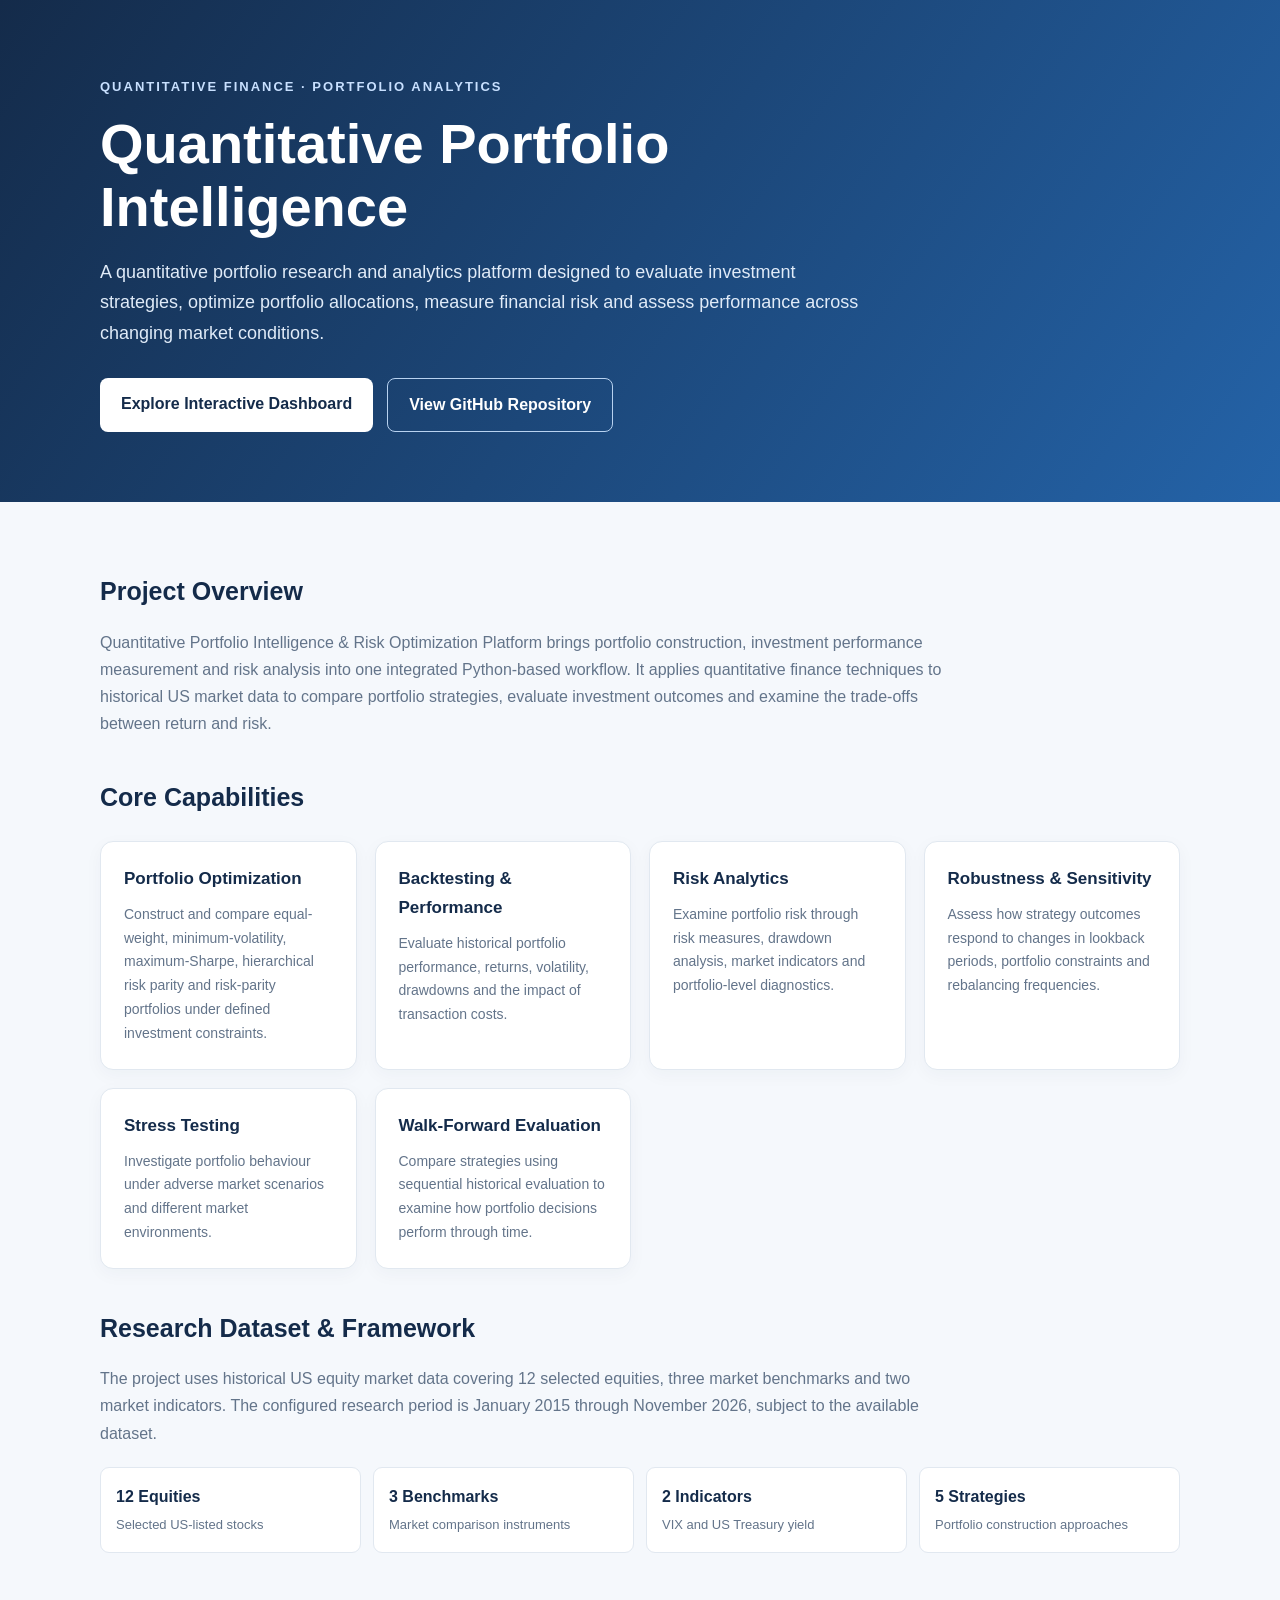
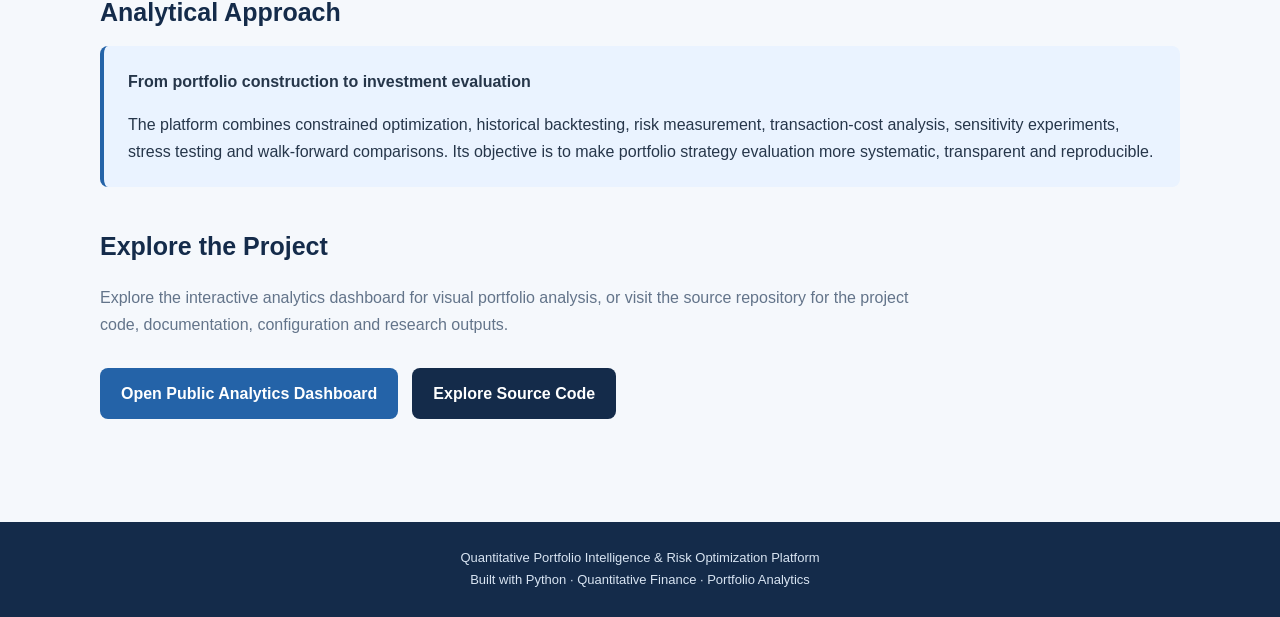
<file: reports/enhanced/quantitative-portfolio-intelligence/index.html>
<!DOCTYPE html>
<html lang="en">
<head>
    <meta charset="UTF-8">
    <meta name="viewport" content="width=device-width, initial-scale=1.0">
    <meta name="description" content="Quantitative Portfolio Intelligence is a quantitative finance platform for portfolio optimization, investment performance analysis, risk measurement, backtesting and portfolio robustness evaluation.">
    <title>Quantitative Portfolio Intelligence | QPI Platform</title>
    <style>
        :root {
            --navy: #142b4a;
            --blue: #2463a8;
            --light-blue: #eaf3ff;
            --text: #26364a;
            --muted: #63748a;
            --background: #f5f8fc;
            --white: #ffffff;
            --border: #e1e8f0;
        }

        * { box-sizing: border-box; }

        body {
            margin: 0;
            font-family: Inter, "Segoe UI", Arial, sans-serif;
            background: var(--background);
            color: var(--text);
            line-height: 1.7;
        }

        header {
            background: linear-gradient(125deg, #142b4a, #2463a8);
            color: white;
            padding: 76px 24px 70px;
        }

        .container {
            width: min(1080px, 92%);
            margin: auto;
        }

        .eyebrow {
            color: #c8e0ff;
            font-size: 13px;
            font-weight: 700;
            letter-spacing: 2px;
            text-transform: uppercase;
        }

        h1 {
            max-width: 820px;
            margin: 15px 0;
            font-size: clamp(34px, 6vw, 56px);
            line-height: 1.12;
        }

        header p {
            max-width: 760px;
            color: #e0ebf8;
            font-size: 18px;
        }

        .actions {
            display: flex;
            flex-wrap: wrap;
            gap: 14px;
            margin-top: 30px;
        }

        .button {
            display: inline-block;
            padding: 12px 21px;
            border-radius: 8px;
            background: white;
            color: var(--navy);
            text-decoration: none;
            font-weight: 700;
        }

        .button.secondary {
            background: transparent;
            color: white;
            border: 1px solid #b8d2f0;
        }

        main { padding: 48px 0 65px; }

        section { margin-bottom: 38px; }

        h2 {
            color: var(--navy);
            font-size: 25px;
            margin-bottom: 12px;
        }

        .intro {
            max-width: 850px;
            color: var(--muted);
            font-size: 16px;
        }

        .grid {
            display: grid;
            grid-template-columns: repeat(auto-fit, minmax(235px, 1fr));
            gap: 18px;
            margin-top: 23px;
        }

        .card {
            background: var(--white);
            border: 1px solid var(--border);
            border-radius: 13px;
            padding: 23px;
            box-shadow: 0 5px 18px rgba(28, 52, 82, 0.04);
        }

        .card h3 {
            color: var(--navy);
            margin: 0 0 9px;
            font-size: 17px;
        }

        .card p {
            margin: 0;
            color: var(--muted);
            font-size: 14px;
        }

        .highlight {
            background: var(--light-blue);
            border-left: 4px solid var(--blue);
            border-radius: 8px;
            padding: 22px 24px;
        }

        .highlight p { margin-bottom: 0; }

        .details {
            display: grid;
            grid-template-columns: repeat(auto-fit, minmax(180px, 1fr));
            gap: 12px;
            margin-top: 20px;
        }

        .detail {
            background: white;
            border: 1px solid var(--border);
            border-radius: 9px;
            padding: 15px;
        }

        .detail strong {
            display: block;
            color: var(--navy);
        }

        .detail span {
            color: var(--muted);
            font-size: 13px;
        }

        footer {
            background: #142b4a;
            color: #d8e4f2;
            text-align: center;
            padding: 25px;
            font-size: 13px;
        }

        footer a { color: white; }

        @media (max-width: 600px) {
            header { padding: 55px 20px; }
            .actions { flex-direction: column; align-items: flex-start; }
        }
    </style>
</head>
<body>

<header>
    <div class="container">
        <div class="eyebrow">Quantitative Finance · Portfolio Analytics</div>
        <h1>Quantitative Portfolio Intelligence</h1>
        <p>
            A quantitative portfolio research and analytics platform designed
            to evaluate investment strategies, optimize portfolio allocations,
            measure financial risk and assess performance across changing
            market conditions.
        </p>
        <div class="actions">
            <a class="button" href="../">Explore Interactive Dashboard</a>
            <a class="button secondary"
               href="https://github.com/nasaamit005/quantitative-portfolio-intelligence-risk-optimization">
                View GitHub Repository
            </a>
        </div>
    </div>
</header>

<main class="container">
    <section>
        <h2>Project Overview</h2>
        <p class="intro">
            Quantitative Portfolio Intelligence &amp; Risk Optimization Platform
            brings portfolio construction, investment performance measurement
            and risk analysis into one integrated Python-based workflow.
            It applies quantitative finance techniques to historical US market
            data to compare portfolio strategies, evaluate investment outcomes
            and examine the trade-offs between return and risk.
        </p>
    </section>

    <section>
        <h2>Core Capabilities</h2>
        <div class="grid">
            <article class="card">
                <h3>Portfolio Optimization</h3>
                <p>
                    Construct and compare equal-weight, minimum-volatility,
                    maximum-Sharpe, hierarchical risk parity and risk-parity
                    portfolios under defined investment constraints.
                </p>
            </article>

            <article class="card">
                <h3>Backtesting &amp; Performance</h3>
                <p>
                    Evaluate historical portfolio performance, returns,
                    volatility, drawdowns and the impact of transaction costs.
                </p>
            </article>

            <article class="card">
                <h3>Risk Analytics</h3>
                <p>
                    Examine portfolio risk through risk measures, drawdown
                    analysis, market indicators and portfolio-level diagnostics.
                </p>
            </article>

            <article class="card">
                <h3>Robustness &amp; Sensitivity</h3>
                <p>
                    Assess how strategy outcomes respond to changes in
                    lookback periods, portfolio constraints and rebalancing
                    frequencies.
                </p>
            </article>

            <article class="card">
                <h3>Stress Testing</h3>
                <p>
                    Investigate portfolio behaviour under adverse market
                    scenarios and different market environments.
                </p>
            </article>

            <article class="card">
                <h3>Walk-Forward Evaluation</h3>
                <p>
                    Compare strategies using sequential historical evaluation
                    to examine how portfolio decisions perform through time.
                </p>
            </article>
        </div>
    </section>

    <section>
        <h2>Research Dataset &amp; Framework</h2>
        <p class="intro">
            The project uses historical US equity market data covering
            12 selected equities, three market benchmarks and two market
            indicators. The configured research period is January 2015
            through November 2026, subject to the available dataset.
        </p>

        <div class="details">
            <div class="detail">
                <strong>12 Equities</strong>
                <span>Selected US-listed stocks</span>
            </div>
            <div class="detail">
                <strong>3 Benchmarks</strong>
                <span>Market comparison instruments</span>
            </div>
            <div class="detail">
                <strong>2 Indicators</strong>
                <span>VIX and US Treasury yield</span>
            </div>
            <div class="detail">
                <strong>5 Strategies</strong>
                <span>Portfolio construction approaches</span>
            </div>
        </div>
    </section>

    <section>
        <h2>Analytical Approach</h2>
        <div class="highlight">
            <strong>From portfolio construction to investment evaluation</strong>
            <p>
                The platform combines constrained optimization, historical
                backtesting, risk measurement, transaction-cost analysis,
                sensitivity experiments, stress testing and walk-forward
                comparisons. Its objective is to make portfolio strategy
                evaluation more systematic, transparent and reproducible.
            </p>
        </div>
    </section>

    <section>
        <h2>Explore the Project</h2>
        <p class="intro">
            Explore the interactive analytics dashboard for visual
            portfolio analysis, or visit the source repository for the
            project code, documentation, configuration and research outputs.
        </p>
        <div class="actions">
            <a class="button" style="background:#2463a8;color:white"
               href="../">Open Public Analytics Dashboard</a>
            <a class="button" style="background:#142b4a;color:white"
               href="https://github.com/nasaamit005/quantitative-portfolio-intelligence-risk-optimization">
                Explore Source Code
            </a>
        </div>
    </section>
</main>

<footer>
    Quantitative Portfolio Intelligence &amp; Risk Optimization Platform
    <br>
    Built with Python · Quantitative Finance · Portfolio Analytics
</footer>

</body>
</html>
</file>
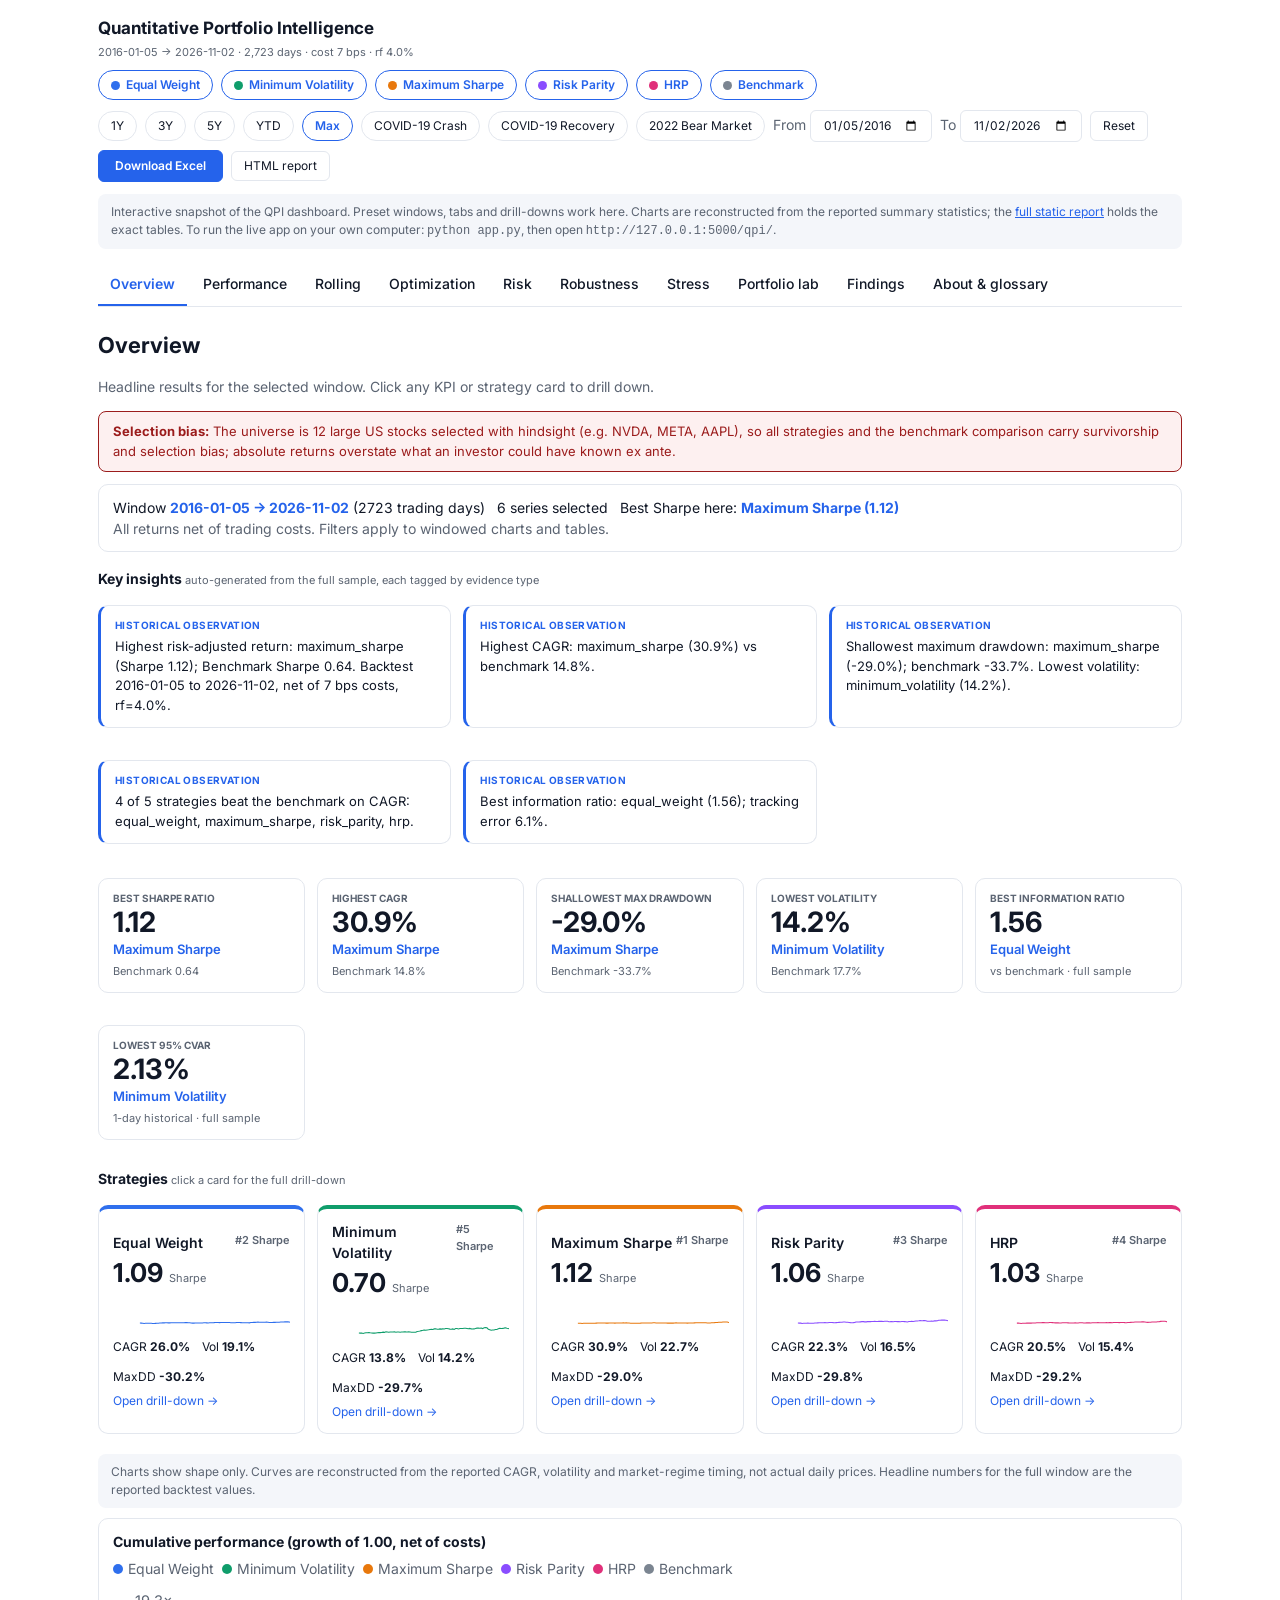
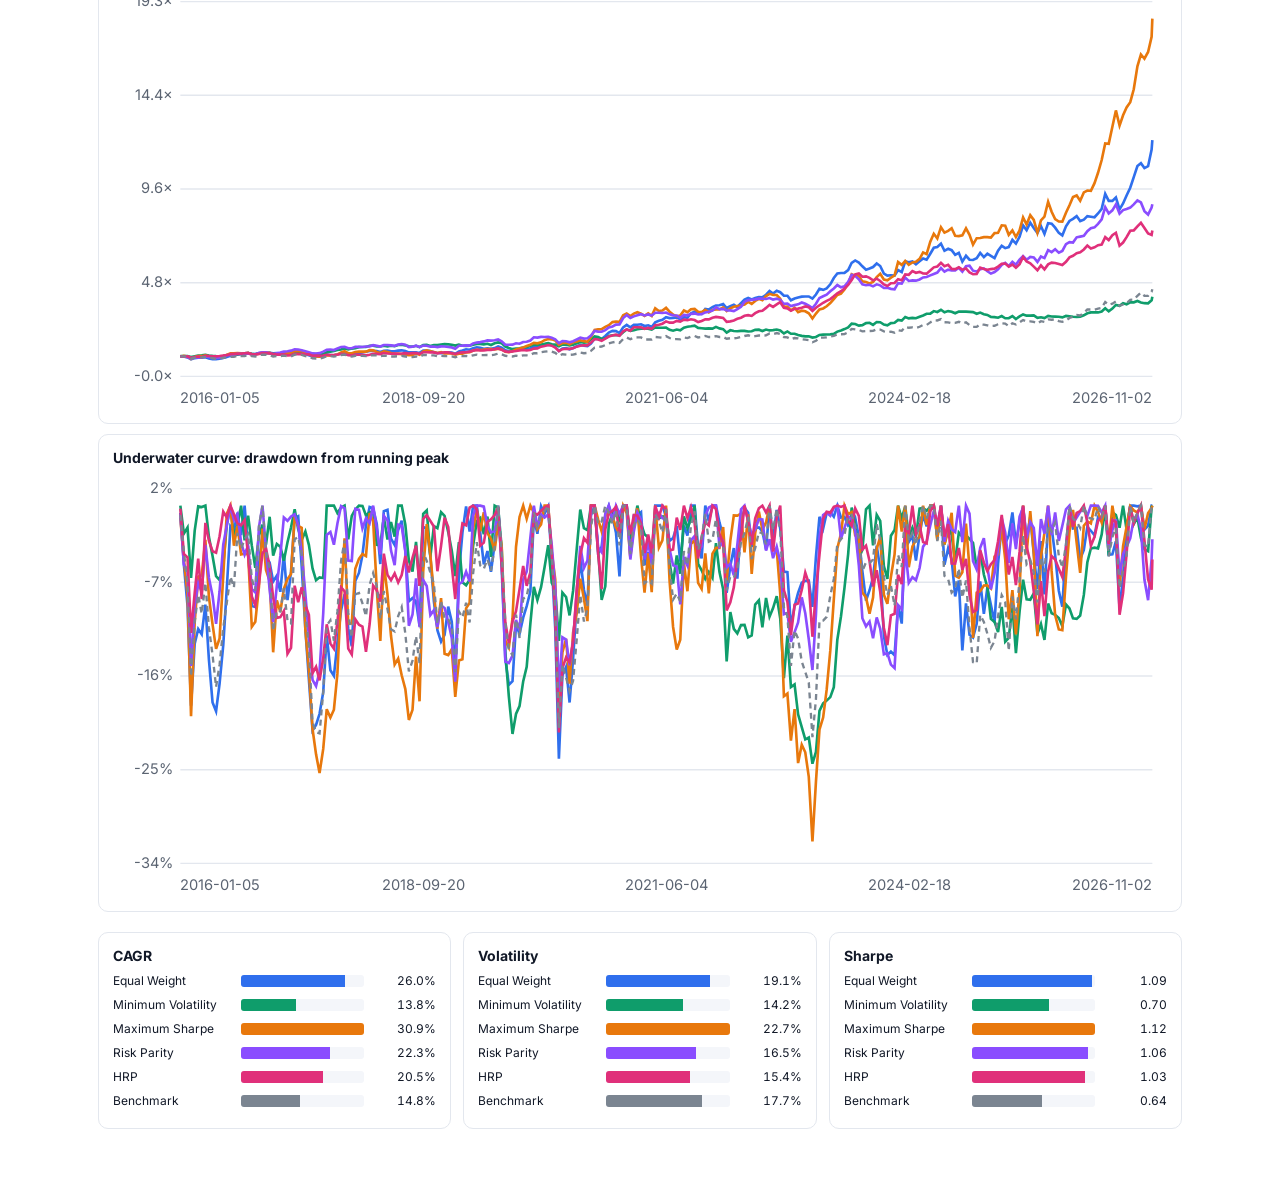
<file: reports/enhanced/dashboard.html>
<!DOCTYPE html>
<html lang="en"><head>
<meta charset="utf-8">
<meta name="viewport" content="width=device-width, initial-scale=1, viewport-fit=cover">
<title>Quantitative Portfolio Intelligence | Interactive Analytics</title>
<link href="https://fonts.googleapis.com/css2?family=Inter:wght@400;500;600;700&display=swap" rel="stylesheet">
<style>
:root{box-sizing:border-box;padding-top:env(safe-area-inset-top,0px);padding-bottom:env(safe-area-inset-bottom,0px);
--bg:#fff;--card:#fff;--ink:#111827;--mut:#5b6472;--line:#e3e7ee;--acc:#2563eb;--soft:#f4f6fa;--warn:#9b1c1c;--warnbg:#fdf0f0}
@media (prefers-color-scheme:dark){:root:not([data-theme="light"]){--bg:#0f141b;--card:#161d27;--ink:#e8edf3;--mut:#9aa6b4;--line:#2a3441;--acc:#6b9bff;--soft:#1b2430;--warn:#f1a4a4;--warnbg:#2b1818}}
:root[data-theme="dark"]{--bg:#0f141b;--card:#161d27;--ink:#e8edf3;--mut:#9aa6b4;--line:#2a3441;--acc:#6b9bff;--soft:#1b2430;--warn:#f1a4a4;--warnbg:#2b1818}
*,*::before,*::after{box-sizing:inherit}
html{scroll-padding-top:env(safe-area-inset-top,0px)}
body{margin:0;background:var(--bg);color:var(--ink);font:14px/1.5 Inter,system-ui,sans-serif}
.w{max-width:1120px;margin:0 auto;padding:16px 18px 56px}
h1{font-size:17px;margin:0}h2{font-size:22px;margin:22px 0 4px}h3{font-size:14px;margin:0 0 6px}
.sub{font-size:11px;color:var(--mut);margin-top:2px}.m{color:var(--mut)}
.bar{display:flex;flex-wrap:wrap;gap:8px;align-items:center;margin-top:10px}
.pill,.btn,select,input[type=date]{font:inherit;font-size:12px;border:1px solid var(--line);background:var(--card);color:var(--ink);border-radius:999px;padding:5px 12px;cursor:pointer}
input[type=date]{border-radius:6px;cursor:text}
.pill.on{border-color:var(--acc);color:var(--acc);font-weight:600}
.pill i{display:inline-block;width:9px;height:9px;border-radius:50%;margin-right:6px;vertical-align:-1px}
.pill.off{opacity:.45}
.btn{border-radius:6px}.btn[disabled]{opacity:.5;cursor:not-allowed}
.tabs{display:flex;gap:4px;overflow-x:auto;border-bottom:1px solid var(--line);margin-top:14px}
.tabs a{padding:10px 12px;color:var(--ink);text-decoration:none;font-weight:500;white-space:nowrap;border-bottom:2px solid transparent}
.tabs a.on{color:var(--acc);border-color:var(--acc);font-weight:600}
a:focus-visible,button:focus-visible,summary:focus-visible{outline:2px solid var(--acc);outline-offset:2px}
.warn{background:var(--warnbg);color:var(--warn);border:1px solid var(--warn);border-radius:8px;padding:10px 14px;margin:12px 0;font-size:13px}
.note{background:var(--soft);border-radius:8px;padding:9px 13px;font-size:12px;color:var(--mut);margin:10px 0}
.box{border:1px solid var(--line);border-radius:10px;padding:12px 14px;background:var(--card);margin:10px 0}
.g{display:grid;gap:12px;grid-template-columns:repeat(auto-fit,minmax(200px,1fr))}
.g3{grid-template-columns:repeat(auto-fit,minmax(300px,1fr))}
.ins{border-left:3px solid var(--acc);font-size:13px}.ins small{display:block;color:var(--acc);font-weight:700;font-size:10px;letter-spacing:.04em;margin-bottom:4px}
.k{cursor:pointer;text-align:left;font:inherit;color:inherit;width:100%}
.k small{display:block;font-size:10px;font-weight:700;color:var(--mut);text-transform:uppercase}
.k b{font-size:28px;display:block;line-height:1.2}.k span{color:var(--acc);font-weight:600;font-size:13px;display:block}
.sc{border-top:4px solid var(--c);cursor:pointer;text-align:left;font:inherit;color:inherit;width:100%}
.sc .r{display:flex;justify-content:space-between;font-weight:600}.sc .r em{font-style:normal;font-size:11px;color:var(--mut)}
.sc .big{font-size:26px;font-weight:700}.sc .st{font-size:12px;display:flex;gap:12px;flex-wrap:wrap}
.ch{overflow-x:auto}svg{display:block;width:100%;height:auto;min-width:420px}
svg text{fill:var(--mut);font-size:10px;font-family:Inter,sans-serif}
.rw{display:grid;grid-template-columns:120px 1fr 64px;gap:8px;align-items:center;margin:6px 0;font-size:12px}
.tr{height:12px;background:var(--soft);border-radius:3px;overflow:hidden}.tr i{display:block;height:100%}
.rw span:last-child{text-align:right;font-variant-numeric:tabular-nums}
.sc2{overflow-x:auto;border:1px solid var(--line);border-radius:10px}
table{border-collapse:collapse;width:100%;font-size:12px;font-variant-numeric:tabular-nums;min-width:900px}
th,td{padding:8px 10px;text-align:right;border-bottom:1px solid var(--line);white-space:nowrap}
th:first-child,td:first-child{text-align:left;position:sticky;left:0;background:var(--card)}
th{color:var(--mut);font-weight:600;background:var(--soft);cursor:pointer}
dialog{border:1px solid var(--line);border-radius:12px;background:var(--card);color:var(--ink);max-width:520px;width:92%;padding:18px}
dialog::backdrop{background:rgba(0,0,0,.45)}
details{border-bottom:1px solid var(--line);padding:9px 0}summary{cursor:pointer;font-weight:600}
input[type=range]{width:100%}
.tip{border-bottom:1px dotted var(--mut)}
a.btn{text-decoration:none;display:inline-block;color:var(--ink)}
.btn.primary{background:var(--acc);color:#fff;border-color:var(--acc);font-weight:600;padding:6px 16px}
.rn{display:flex;flex-wrap:wrap;gap:8px 20px;align-items:center}
.local{border:1px solid var(--acc);border-radius:10px;padding:12px 14px;margin:12px 0;background:var(--soft)}
.local a.go{display:inline-block;background:var(--acc);color:#fff;text-decoration:none;font-weight:600;padding:7px 14px;border-radius:6px;margin:6px 0}
.local code,.local pre{font-family:ui-monospace,Menlo,Consolas,monospace;font-size:12px}
.local pre{background:var(--card);border:1px solid var(--line);border-radius:8px;padding:10px;overflow-x:auto;margin:6px 0}
.local ul{margin:6px 0 0;padding-left:18px}.local summary{font-weight:600;cursor:pointer}
</style></head>
<body><div class="w">
<h1>Quantitative Portfolio Intelligence</h1>
<div class="sub">2016-01-05 → 2026-11-02 · 2,723 days · cost 7 bps · rf 4.0%</div>
<div class="bar" id="sel"></div>
<div class="bar" id="rng"></div>
<div class="note" style="margin:12px 0">Interactive snapshot of the QPI dashboard. Preset windows, tabs and drill-downs work here. Charts are reconstructed from the reported summary statistics; the <a href="index.html" style="color:var(--acc)">full static report</a> holds the exact tables. To run the live app on your own computer: <code>python app.py</code>, then open <code>http://127.0.0.1:5000/qpi/</code>.</div>
<nav class="tabs" id="tabs" aria-label="Dashboard tabs"></nav>
<main id="view"></main>
<dialog id="dlg"></dialog>
</div>
<script>
const N=2723,T0=Date.UTC(2016,0,5),T1=Date.UTC(2026,10,2),RF=.04;
const pc=(v,d=2)=>v.toFixed(d)+"%",f3=v=>v.toFixed(3),f2=v=>v.toFixed(2);
// key,name,colour, tr,cagr,vol,sharpe,sortino,dd,calmar,skew,kurt,best,worst,winrate,days,beta,alpha,corr,te,ir,act,up,down
const R=[
["ew","Equal Weight","#2f6fed",1114.18,25.99,19.13,1.095,1.563,-30.21,.861,-.286,9.329,9.26,-10.48,57.51,1.026,9.27,.898,6.12,1.563,11.18,1.082,.981,.9],
["mv","Minimum Volatility","#0f9d6b",306.34,13.85,14.19,.704,.987,-29.69,.467,-.328,11.764,6.97,-7.43,55.75,.609,3.06,.574,11.56,-.121,-.96,.566,.504,.75],
["ms","Maximum Sharpe","#e8780c",1739.95,30.93,22.73,1.124,1.651,-28.96,1.068,.109,7.84,13.91,-8.83,56.04,.917,15.11,.508,16.0,.885,16.12,1.023,.857,.85],
["rp","Risk Parity","#8a4dff",783.03,22.33,16.47,1.064,1.507,-29.82,.749,-.413,11.26,8.44,-9.36,57.11,.868,7.65,.866,6.46,.951,7.52,.889,.794,.88],
["hrp","HRP","#e0307a",647.29,20.46,15.36,1.029,1.455,-29.2,.701,-.417,11.755,7.75,-8.42,56.52,.774,6.99,.793,8.04,.55,5.64,.776,.681,.85],
["bm","Benchmark","#7b8591",344.89,14.81,17.67,.644,.901,-33.72,.439,-.312,14.743,10.5,-10.94,55.16,null,null,null,null,null,null,null,null,.95]
].map(a=>({k:a[0],n:a[1],c:a[2],tr:a[3],cagr:a[4],vol:a[5],sh:a[6],so:a[7],dd:a[8],ca:a[9],sk:a[10],ku:a[11],bd:a[12],wd:a[13],wr:a[14],beta:a[15],alpha:a[16],corr:a[17],te:a[18],ir:a[19],act:a[20],up:a[21],dn:a[22],b:a[23]}));
const COLS=[["Strategy"],["Total return","tr",v=>pc(v)],["CAGR","cagr",v=>pc(v)],["Volatility","vol",v=>pc(v)],["Sharpe","sh",f3],["Sortino","so",f3],["Max drawdown","dd",v=>pc(v)],["Calmar","ca",f3],["Skewness","sk",f3],["Excess kurtosis","ku",f3],["Best day","bd",v=>pc(v)],["Worst day","wd",v=>pc(v)],["Win rate","wr",v=>pc(v)],["Beta","beta",f3],["Alpha","alpha",v=>pc(v)],["Correlation","corr",f3],["Tracking error","te",v=>pc(v)],["Info ratio","ir",f3],["Active return","act",v=>pc(v)],["Upside capture","up",f3],["Downside capture","dn",f3]];
// ---- schematic daily paths calibrated to reported CAGR and volatility ----
let seed=20160105;const rnd=()=>{seed|=0;seed=seed+0x6D2B79F5|0;let t=Math.imul(seed^seed>>>15,1|seed);t=t+Math.imul(t^t>>>7,61|t)^t;return((t^t>>>14)>>>0)/4294967296};
const gs=()=>Math.sqrt(-2*Math.log(rnd()+1e-12))*Math.cos(6.2831853*rnd());
const idx=t=>Math.max(0,Math.min(N-1,Math.round((t-T0)/(T1-T0)*(N-1))));
const dt=i=>new Date(T0+(T1-T0)*i/(N-1)),iso=d=>d.toISOString().slice(0,10);
const W={cr:[idx(Date.UTC(2020,1,19)),idx(Date.UTC(2020,2,23))],rc:[idx(Date.UTC(2020,2,24)),idx(Date.UTC(2020,11,31))],br:[idx(Date.UTC(2022,0,3)),idx(Date.UTC(2022,9,12))]};
const F=Array.from({length:N},(_,i)=>gs()+(i>W.cr[0]&&i<=W.cr[1]?-1.1:0)+(i>W.rc[0]&&i<=W.rc[1]?.15:0)+(i>W.br[0]&&i<=W.br[1]?-.07:0));
const std=a=>{const m=a.reduce((x,y)=>x+y,0)/a.length,s=Math.sqrt(a.reduce((x,y)=>x+(y-m)**2,0)/a.length);return a.map(v=>(v-m)/s)};
const FZ=std(F);
R.forEach(s=>{const e=Array.from({length:N},gs),z=std(FZ.map((f,i)=>s.b*f+Math.sqrt(1-s.b*s.b)*e[i]));
 const m=Math.log(1+s.tr/100)/N,sd=s.vol/100/Math.sqrt(252);s.r=z.map(v=>m+sd*v)});
const RS={cr:{ew:-29.47,mv:-29.43,ms:-24.85,rp:-29.31,hrp:-28.8,bm:-33.4},rc:{ew:74.34,mv:61.58,ms:95.13,rp:70.46,hrp:69.79,bm:69.83},br:{ew:-23.71,mv:-9.59,ms:-5.46,rp:-16.36,hrp:-12.83,bm:-24.06}};
const by=Object.fromEntries(R.map(s=>[s.k,s]));
// ---- state ----
let tab="overview",win={a:0,b:N-1,id:"max"},sel=new Set(R.map(s=>s.k)),labW=[20,20,20,20,20],sortK=null,heat=false,flt="";
function met(s,a=win.a,b=win.b){
 if(a===0&&b===N-1&&s.tr!==undefined)return{tr:s.tr,cagr:s.cagr,vol:s.vol,sh:s.sh,dd:s.dd,full:true};
 let c=0,pk=0,dd=0,sm=0,sq=0;const n=b-a+1;
 for(let i=a;i<=b;i++){const r=s.r[i];c+=r;sm+=r;sq+=r*r;if(c>pk)pk=c;const d=Math.exp(c-pk)-1;if(d<dd)dd=d}
 const yrs=n/252,g=Math.exp(c),mu=sm/n,sd=Math.sqrt(Math.max(0,sq/n-mu*mu)),vol=sd*Math.sqrt(252),cagr=yrs>=1?Math.pow(g,1/yrs)-1:g-1;
 const o={tr:(g-1)*100,cagr:cagr*100,vol:vol*100,sh:vol?(mu*252-RF)/vol:0,dd:dd*100,full:false},rr=RS[win.id];if(rr&&a===win.a&&b===win.b&&rr[s.k]!=null){o.tr=rr[s.k];o.cagr=rr[s.k]}return o}
const series=(s,fn,a=win.a,b=win.b)=>{const o=[];let c=0,pk=0;for(let i=a;i<=b;i++){c+=s.r[i];if(c>pk)pk=c;o.push(fn(c,pk))}return o};
const act=()=>R.filter(s=>sel.has(s.k));
// ---- svg line chart ----
function line(ss,{pct=false,a=win.a,b=win.b,h=290}={}){
 const Wd=720,L=46,Rr=10,T=10,B=24,n=ss[0]?ss[0].ys.length:0;if(!n)return"<p class=m>Select at least one series.</p>";
 const st=Math.max(1,Math.floor(n/260));let lo=1e9,hi=-1e9;ss.forEach(s=>s.ys.forEach(v=>{lo=Math.min(lo,v);hi=Math.max(hi,v)}));
 if(pct)hi=Math.max(hi,0);else lo=Math.min(lo,1);const pad=(hi-lo)*.05||.1;lo-=pad;hi+=pad;
 const X=i=>L+(Wd-L-Rr)*i/Math.max(1,n-1),Y=v=>T+(h-T-B)*(1-(v-lo)/(hi-lo));
 let o=`<svg viewBox="0 0 ${Wd} ${h}" role="img" aria-label="line chart">`;
 for(let k=0;k<=4;k++){const v=lo+(hi-lo)*k/4,y=Y(v);o+=`<line x1="${L}" x2="${Wd-Rr}" y1="${y}" y2="${y}" stroke="var(--line)"/><text x="${L-5}" y="${y+3}" text-anchor="end">${pct?v.toFixed(0)+"%":v.toFixed(1)+"×"}</text>`}
 for(let k=0;k<=4;k++){const i=Math.round((n-1)*k/4);o+=`<text x="${X(i)}" y="${h-6}" text-anchor="${k==0?"start":k==4?"end":"middle"}">${iso(dt(a+i))}</text>`}
 ss.forEach(s=>{let d="";for(let i=0;i<n;i+=st)d+=(d?"L":"M")+X(i).toFixed(1)+" "+Y(s.ys[i]).toFixed(1);d+="L"+X(n-1).toFixed(1)+" "+Y(s.ys[n-1]).toFixed(1);
  o+=`<path d="${d}" fill="none" stroke="${s.c}" stroke-width="${s.k=="bm"?1.6:1.8}" ${s.k=="bm"?'stroke-dasharray="4 3"':""}/>`});
 return o+"</svg>"}
const legend=()=>`<div class="bar" style="margin:4px 0 8px">${act().map(s=>`<span class="m"><i style="display:inline-block;width:10px;height:10px;border-radius:50%;background:${s.c};margin-right:5px"></i>${s.n}</span>`).join("")}</div>`;
const growth=()=>line(act().map(s=>({...s,ys:series(s,c=>Math.exp(c))})));
const under=()=>line(act().map(s=>({...s,ys:series(s,(c,p)=>(Math.exp(c-p)-1)*100)})),{pct:true});
function bars(k,f,title,abs){const l=act();if(!l.length)return"";const M=l.map(s=>({s,v:met(s)[k]})),mx=Math.max(...M.map(x=>Math.abs(x.v)))||1;
 return`<div class="box"><h3>${title}</h3>${M.map(x=>`<div class="rw"><span>${x.s.n}</span><span class="tr"><i style="width:${Math.abs(x.v)/mx*100}%;background:${x.s.c}"></i></span><span>${f(x.v)}</span></div>`).join("")}</div>`}
const wnote=()=>win.a===0&&win.b===N-1?`<div class="note">Charts show shape only. Curves are reconstructed from the reported CAGR, volatility and market-regime timing, not actual daily prices. Headline numbers for the full window are the reported backtest values.</div>`:`<div class="note">This window is computed from the reconstructed curves, so figures are indicative. Choose <b>Max</b> to see the reported backtest values.</div>`;
// ---- drill-down ----
function drill(k){const s=by[k],m=met(s);
 dlg.innerHTML=`<h3 style="font-size:18px"><i style="display:inline-block;width:11px;height:11px;border-radius:50%;background:${s.c};margin-right:8px"></i>${s.n}</h3><p class=m>Full-sample reported metrics, net of 7 bps costs.</p>${COLS.slice(1).map(c=>s[c[1]]==null?"":`<div style="display:flex;justify-content:space-between;border-bottom:1px solid var(--line);padding:4px 0"><span class=m>${c[0]}</span><b>${c[2](s[c[1]])}</b></div>`).join("")}<p style="text-align:right;margin:12px 0 0"><button class="btn" onclick="dlg.close()">Close</button></p>`;dlg.showModal()}
// ---- tabs ----
const TABS=["Overview","Performance","Rolling","Optimization","Risk","Robustness","Stress","Portfolio lab","Findings","About & glossary"];
const slug=t=>t.toLowerCase().replace(/ & .*/,"").replace(/ /g,"-");
const V={};
V.overview=()=>{const l=R.filter(s=>s.k!="bm"&&sel.has(s.k)),B=by.bm;
 const best=(k,dir)=>l.length?l.reduce((p,c)=>(dir*met(c)[k]>dir*met(p)[k]?c:p)):null;
 const kp=(t,k,dir,f)=>{const w=best(k,dir);return w?`<button class="box k" data-d="${w.k}"><small>${t}</small><b>${f(met(w)[k])}</b><span>${w.n}</span><em class=m style="font-size:11px;font-style:normal">Benchmark ${f(met(B)[k])}</em></button>`:""};
 return`<h2>Overview</h2><p class=m>Headline results for the selected window. Click any KPI or strategy card to drill down.</p>
 <div class="warn"><b>Selection bias:</b> The universe is 12 large US stocks selected with hindsight (e.g. NVDA, META, AAPL), so all strategies and the benchmark comparison carry survivorship and selection bias; absolute returns overstate what an investor could have known ex ante.</div>
 <div class="box">Window <b style="color:var(--acc)">${iso(dt(win.a))} → ${iso(dt(win.b))}</b> (${win.b-win.a+1} trading days) &nbsp; ${sel.size} series selected &nbsp; Best Sharpe here: <b style="color:var(--acc)">${best("sh",1)?best("sh",1).n+" ("+f2(met(best("sh",1)).sh)+")":"n/a"}</b><br><span class=m>All returns net of trading costs. Filters apply to windowed charts and tables.</span></div>
 <h3 style="margin-top:16px">Key insights <span class=m style="font-weight:400;font-size:11px">auto-generated from the full sample, each tagged by evidence type</span></h3>
 <div class="g g3">${["Highest risk-adjusted return: maximum_sharpe (Sharpe 1.12); Benchmark Sharpe 0.64. Backtest 2016-01-05 to 2026-11-02, net of 7 bps costs, rf=4.0%.","Highest CAGR: maximum_sharpe (30.9%) vs benchmark 14.8%.","Shallowest maximum drawdown: maximum_sharpe (-29.0%); benchmark -33.7%. Lowest volatility: minimum_volatility (14.2%).","4 of 5 strategies beat the benchmark on CAGR: equal_weight, maximum_sharpe, risk_parity, hrp.","Best information ratio: equal_weight (1.56); tracking error 6.1%."].map(t=>`<div class="box ins"><small>HISTORICAL OBSERVATION</small>${t}</div>`).join("")}</div>
 <div class="g" style="margin-top:14px">${kp("Best Sharpe ratio","sh",1,f2)}${kp("Highest CAGR","cagr",1,v=>pc(v,1))}${kp("Shallowest max drawdown","dd",1,v=>pc(v,1))}${kp("Lowest volatility","vol",-1,v=>pc(v,1))}
 <button class="box k" data-d="ew"><small>Best information ratio</small><b>1.56</b><span>Equal Weight</span><em class=m style="font-size:11px;font-style:normal">vs benchmark · full sample</em></button>
 <button class="box k" data-d="mv"><small>Lowest 95% CVaR</small><b>2.13%</b><span>Minimum Volatility</span><em class=m style="font-size:11px;font-style:normal">1-day historical · full sample</em></button></div>
 <h3 style="margin-top:18px">Strategies <span class=m style="font-weight:400;font-size:11px">click a card for the full drill-down</span></h3>
 <div class="g">${R.slice(0,5).filter(s=>sel.has(s.k)).map(s=>{const m=met(s),rk=[...R.slice(0,5)].sort((a,b)=>b.sh-a.sh).indexOf(s)+1;
  const sp=line([{...s,ys:series(s,c=>Math.exp(c))}],{h:80}).replace(/<text.*?<\/text>/g,"").replace(/<line.*?\/>/g,"");
  return`<button class="box sc" style="--c:${s.c}" data-d="${s.k}"><div class="r">${s.n}<em>#${rk} Sharpe</em></div><div class="big">${f2(m.sh)} <small class=m style="font-size:11px;font-weight:400">Sharpe</small></div><div class="ch">${sp}</div><div class="st"><span>CAGR <b>${pc(m.cagr,1)}</b></span><span>Vol <b>${pc(m.vol,1)}</b></span><span>MaxDD <b>${pc(m.dd,1)}</b></span></div><div style="color:var(--acc);font-size:12px;margin-top:6px">Open drill-down →</div></button>`}).join("")}</div>
 ${wnote()}<div class="box"><h3>Cumulative performance (growth of 1.00, net of costs)</h3>${legend()}<div class=ch>${growth()}</div></div>
 <div class="box"><h3>Underwater curve: drawdown from running peak</h3><div class=ch>${under()}</div></div>
 <div class="g g3">${bars("cagr",v=>pc(v,1),"CAGR")}${bars("vol",v=>pc(v,1),"Volatility")}${bars("sh",f2,"Sharpe")}</div>`};
V.performance=()=>{let rows=R.filter(s=>sel.has(s.k)&&s.n.toLowerCase().includes(flt.toLowerCase()));
 if(sortK)rows=[...rows].sort((a,b)=>(b[sortK]??-1e9)-(a[sortK]??-1e9));
 const good=new Set(["tr","cagr","sh","so","ca","sk","wr","bd","ir","act"]),low=new Set(["vol","ku"]);
 const shade=(k,v,s)=>{if(!heat||v==null||s.k=="bm")return"";const vs=R.slice(0,5).map(x=>x[k]);const mn=Math.min(...vs),mx=Math.max(...vs);if(mx==mn)return"";let t=(v-mn)/(mx-mn);if(low.has(k))t=1-t;else if(!good.has(k)&&k!="dd")return"";return`background:rgba(37,99,235,${(.05+.3*t).toFixed(2)})`};
 return`<h2>Performance</h2><p class=m>Side-by-side CAGR, volatility, Sharpe, Sortino, drawdown and Calmar.</p>${wnote()}
 <div class="g g3"><div class="box"><h3>Cumulative growth</h3>${legend()}<div class=ch>${growth()}</div></div><div class="box"><h3>Drawdown</h3><div class=ch>${under()}</div></div></div>
 <div class="g g3">${bars("cagr",v=>pc(v,1),"CAGR")}${bars("vol",v=>pc(v,1),"Volatility")}${bars("sh",f2,"Sharpe")}${bars("dd",v=>pc(v,1),"Max drawdown")}</div>
 <h3 style="margin-top:16px">Performance summary (full-sample reported)</h3>
 <div class="bar" style="margin:6px 0"><button class="pill ${heat?"on":""}" id="heat">Heatmap</button><input class="btn" style="border-radius:6px" id="flt" placeholder="Filter…" value="${flt}" aria-label="Filter table"></div>
 <div class="sc2"><table><thead><tr>${COLS.map(c=>`<th data-s="${c[1]||""}">${c[0]}${sortK==c[1]?" ↓":""}</th>`).join("")}</tr></thead><tbody>${rows.map(s=>`<tr><td><i style="display:inline-block;width:9px;height:9px;border-radius:50%;background:${s.c};margin-right:7px"></i>${s.n}</td>${COLS.slice(1).map(c=>`<td style="${shade(c[1],s[c[1]],s)}">${s[c[1]]==null?"–":c[2](s[c[1]])}</td>`).join("")}</tr>`).join("")}</tbody></table></div>
 <p class=m style="font-size:12px">Click a column header to sort. Columns from Beta onward compare each strategy with the benchmark.</p>`};
V.rolling=()=>{const n=win.b-win.a+1,w=Math.min(n-2,n>600?252:63)||2,ro=(s,k)=>{const o=[];for(let i=win.a+w;i<=win.b;i+=3){let sm=0,sq=0;for(let j=i-w+1;j<=i;j++){sm+=s.r[j];sq+=s.r[j]*s.r[j]}const mu=sm/w,sd=Math.sqrt(Math.max(1e-12,sq/w-mu*mu)),vol=sd*Math.sqrt(252);o.push(k=="sh"?(mu*252-RF)/vol:vol*100)}return o};
 const mk=(k,p)=>line(act().map(s=>({...s,ys:ro(s,k)})),{pct:p,a:win.a+w,b:win.b});
 const sh=act().length&&n>w+5?mk("sh",false).replace(/×/g,""):"<p class=m>Window too short for rolling statistics. Choose a longer window.</p>";
 return`<h2>Rolling</h2><p class=m>How risk and risk-adjusted return changed through time, using a ${w}-day window.</p>${wnote()}
 <div class="box"><h3>Rolling Sharpe ratio</h3>${legend()}<div class=ch>${sh}</div></div>
 <div class="box"><h3>Rolling annualised volatility</h3><div class=ch>${act().length&&n>w+5?mk("vol",true):""}</div></div>`};
V.optimization=()=>{const W_=620,H=300,L=46,pts=R.map(s=>({s,x:s.vol,y:s.cagr})),X=v=>L+(W_-L-20)*(v-12)/(26-12),Y=v=>H-26-(H-40)*(v-10)/(34-10);
 let o=`<svg viewBox="0 0 ${W_} ${H}">`;for(let v=10;v<=34;v+=6)o+=`<line x1="${L}" x2="${W_-20}" y1="${Y(v)}" y2="${Y(v)}" stroke="var(--line)"/><text x="${L-5}" y="${Y(v)+3}" text-anchor="end">${v}%</text>`;
 for(let v=12;v<=26;v+=4)o+=`<text x="${X(v)}" y="${H-8}" text-anchor="middle">${v}%</text>`;
 pts.forEach(p=>o+=`<circle cx="${X(p.x)}" cy="${Y(p.y)}" r="7" fill="${p.s.c}"/><text x="${X(p.x)+10}" y="${Y(p.y)+3}" style="fill:var(--ink);font-size:11px">${p.s.n}</text>`);
 o+=`<text x="${W_/2}" y="${H}" text-anchor="middle"></text></svg>`;
 const M=[["Equal Weight","Holds every stock at 1/N. Needs no estimates of return or risk.","ew"],["Minimum Volatility","Chooses weights that minimise portfolio variance using the covariance matrix.","mv"],["Maximum Sharpe","Maximises excess return per unit of risk. Most sensitive to return estimates.","ms"],["Risk Parity","Sizes positions so each contributes equal risk to the total.","rp"],["HRP","Hierarchical Risk Parity clusters correlated stocks and allocates down the tree, with no matrix inversion.","hrp"]];
 return`<h2>Optimization</h2><p class=m>How each method trades return against risk. Costs are 7 bps and rf is 4.0%.</p>
 <div class="box"><h3>Risk and return map (annual volatility across, CAGR up)</h3><div class=ch>${o}</div></div>
 <div class="g g3">${M.map(m=>`<button class="box k" data-d="${m[2]}" style="border-top:4px solid ${by[m[2]].c}"><h3>${m[0]}</h3><span class=m style="font-weight:400;font-size:13px">${m[1]}</span></button>`).join("")}</div>
 <div class="g g3"><div class="box"><h3>Efficient frontier</h3>Highest in-sample Sharpe on the bounded frontier is 1.31. It is hypothetical and sensitive to return estimates, so it is not a tradeable result.</div><div class="box"><h3>Cost of trading</h3>Cost drag is largest for Maximum Sharpe at 0.20% per year, at 2.8x annual turnover.</div><div class="box"><h3>Diversification</h3>Effective number of holdings (1/sum w²): Minimum Volatility 4.2, Maximum Sharpe 3.7. Full-sample weights are in the full report.</div></div>`};
V.risk=()=>`<h2>Risk</h2><p class=m>Volatility, drawdown, tail shape and extreme days, full sample.</p>
 <div class="g g3">${["vol","dd","wd","ku"].map((k,i)=>{const l=act();const mx=Math.max(...l.map(s=>Math.abs(s[k])))||1;return`<div class="box"><h3>${["Annual volatility","Max drawdown","Worst day","Excess kurtosis (fat tails)"][i]}</h3>${l.map(s=>`<div class="rw"><span>${s.n}</span><span class="tr"><i style="width:${Math.abs(s[k])/mx*100}%;background:${s.c}"></i></span><span>${k=="ku"?f2(s[k]):pc(s[k],1)}</span></div>`).join("")}</div>`}).join("")}</div>
 ${wnote()}<div class="box"><h3>Drawdown from running peak</h3>${legend()}<div class=ch>${under()}</div></div>
 <div class="box"><b>Tail risk.</b> Minimum Volatility has the lowest 1-day 95% historical CVaR at 2.13%. Every strategy has excess kurtosis above 7, so extreme days occur far more often than a normal distribution implies. All 6 return series reject normality (Jarque-Bera, 5%), so parametric VaR can understate tail risk.</div><h3 style="margin-top:16px">Largest risk contributor at the latest rebalance</h3><div class="sc2"><table style="min-width:520px"><thead><tr><th>Strategy</th><th>Asset</th><th>Share of risk</th><th>Share of capital</th></tr></thead><tbody>${[["Equal Weight","NVDA",14.9,8.3],["Minimum Volatility","XOM",16.7,15.9],["Maximum Sharpe","XOM",32.0,25.8],["Risk Parity","XOM",14.3,14.8],["HRP","JPM",18.5,15.4]].map(r=>`<tr><td>${r[0]}</td><td>${r[1]}</td><td>${r[2].toFixed(1)}%</td><td>${r[3].toFixed(1)}%</td></tr>`).join("")}</tbody></table></div><div class="note">Most correlated pair: MSFT/GOOGL (0.63). Best diversifier pair: JNJ/NVDA (0.10). Contributions use the shrunk covariance and latest target weights (model estimates).</div>`;
V.robustness=()=>`<h2>Robustness</h2><p class=m>How much of the result depends on the benchmark, the period and the method.</p><div class="box"><b>Parameter sensitivity.</b> Maximum Sharpe is the most parameter-sensitive (Sharpe range 0.25, and 0.24 across lookback windows). Equal Weight is the most stable (0.09). The median Sharpe range across all tested cells is 0.04. Minimum Volatility is the most rank-stable strategy across parameter grids.<br><b>Regimes.</b> Equal Weight did best in bearish-trend regimes (30.0% annualised over 327 days). Minimum Volatility had the weakest Sharpe in high-volatility regimes (0.31).</div>
 <div class="g g3">${["beta","alpha","up","dn"].map((k,i)=>{const l=R.slice(0,5).filter(s=>sel.has(s.k)),mx=Math.max(...l.map(s=>Math.abs(s[k])))||1;return`<div class="box"><h3>${["Beta to benchmark","Alpha (annual)","Upside capture","Downside capture"][i]}</h3>${l.map(s=>`<div class="rw"><span>${s.n}</span><span class="tr"><i style="width:${Math.abs(s[k])/mx*100}%;background:${s.c}"></i></span><span>${k=="alpha"?pc(s[k],1):f2(s[k])}</span></div>`).join("")}</div>`}).join("")}</div>
 <div class="g g3"><div class="box"><h3>Hindsight universe</h3>Stocks were chosen knowing which companies later succeeded.</div><div class="box"><h3>In-sample fit</h3>Maximum Sharpe is optimised on the same period it is judged on, so its lead is the least trustworthy.</div><div class="box"><h3>Simple cost model</h3>A flat 7 bps ignores slippage, taxes and market impact.</div><div class="box"><h3>Rank depends on the lens</h3>Maximum Sharpe leads on Sharpe, CAGR and drawdown, Equal Weight on information ratio and Minimum Volatility on volatility and CVaR.</div></div>`;
V.stress=()=>{const P=[["COVID-19 Crash","cr","2020-02-19","2020-03-23"],["COVID-19 Recovery","rc","2020-03-24","2020-12-31"],["2022 Bear Market","br","2022-01-03","2022-10-12"]];
 return`<h2>Stress</h2><p class=m>Realised returns in the three crisis windows covered by the backtest. These are the project's own results, not reconstructions.</p>
 <div class="g g3">${P.map(p=>`<div class="box"><h3>${p[0]}</h3><div class=m style="font-size:11px;margin-bottom:6px">${p[2]} → ${p[3]}</div>${(()=>{const M=act().map(s=>({s,v:RS[p[1]][s.k]})),mx=Math.max(...M.map(x=>Math.abs(x.v)))||1;return M.map(x=>`<div class="rw"><span>${x.s.n}</span><span class="tr"><i style="width:${Math.abs(x.v)/mx*100}%;background:${x.v<0?"#d64545":x.s.c}"></i></span><span>${pc(x.v,1)}</span></div>`).join("")})()}</div>`).join("")}</div>
 <div class="box"><b>Reading the results.</b> In the crash, Maximum Sharpe fell least (-24.8%) and Equal Weight most (-29.5%), against -33.4% for the benchmark. In the recovery, Maximum Sharpe gained 95.1% and Minimum Volatility 61.6%. In the 2022 bear market, Maximum Sharpe lost 5.5% and Equal Weight 23.7%.</div>
 <div class="box"><b>Hypothetical scenarios.</b> The largest loss among scenarios that differ across strategies is HRP at -14.5% under <i>Market -10% plus Consumer Staples -15%</i>. Four uniform broad-market shocks apply the same loss to every strategy, so they do not rank them. These are model estimates, not observed outcomes.</div>`};
V["portfolio-lab"]=()=>{const t=labW.reduce((a,b)=>a+b,0)||1,nw=labW.map(w=>w/t),S=R.slice(0,5),r=Array.from({length:N},(_,i)=>Math.log(1+S.reduce((a,s,j)=>a+nw[j]*(Math.exp(s.r[i])-1),0)));
 const P={r,k:"lab",n:"Your blend",c:"#111827"},m=met(P),mb=met(by.bm);
 return`<h2>Portfolio lab</h2><p class=m>Blend the five strategies and compare the result with the benchmark over the selected window.</p>
 <div class="g g3"><div class="box">${S.map((s,j)=>`<label style="display:block;margin:8px 0"><span style="display:flex;justify-content:space-between"><span><i style="display:inline-block;width:9px;height:9px;border-radius:50%;background:${s.c};margin-right:6px"></i>${s.n}</span><b>${(nw[j]*100).toFixed(0)}%</b></span><input type="range" min="0" max="100" value="${labW[j]*1}" data-w="${j}"></label>`).join("")}</div>
 <div class="box"><h3>Your blend, selected window</h3>${[["CAGR",pc(m.cagr,1),pc(mb.cagr,1)],["Volatility",pc(m.vol,1),pc(mb.vol,1)],["Sharpe",f2(m.sh),f2(mb.sh)],["Max drawdown",pc(m.dd,1),pc(mb.dd,1)]].map(x=>`<div style="display:flex;justify-content:space-between;border-bottom:1px solid var(--line);padding:5px 0"><span class=m>${x[0]}</span><span><b>${x[1]}</b> <span class=m>vs ${x[2]}</span></span></div>`).join("")}</div></div>
 ${wnote()}<div class="box"><h3>Blend vs benchmark</h3><div class=ch>${line([{...P,ys:series(P,c=>Math.exp(c))},{...by.bm,ys:series(by.bm,c=>Math.exp(c))}])}</div></div>`};
V.findings=()=>`<h2>Findings</h2><p class=m>What the backtest does and does not show.</p><div class="box"><ol style="margin:0;padding-left:18px;line-height:1.8"><li>Maximum Sharpe ranked first on Sharpe (1.12), CAGR (30.9%) and maximum drawdown (-29.0%), and turned $1 into about $18.40.</li><li>Four of five strategies beat the benchmark's 14.8% CAGR. Minimum Volatility (13.9%) did not.</li><li>Minimum Volatility had the lowest volatility (14.2%) and CVaR (2.13%) but the lowest Sharpe of the five (0.70).</li><li>Equal Weight is the most consistent winner against the benchmark, with the best information ratio (1.56) and tracking error of 6.1%.</li><li>All strategies fell about 29% to 30% at their worst, against 33.7% for the benchmark, so diversification trimmed but did not remove deep losses.</li><li>Fat tails are present everywhere (excess kurtosis 7.8 to 14.7).</li></ol></div><div class="box"><h3>Recommendations from the report</h3><ul style="margin:0;padding-left:18px;line-height:1.7"><li><b>Strategy selection:</b> Maximum Sharpe is the primary candidate on a risk-adjusted basis. Minimum Volatility is the defensive candidate. Verify out of sample before allocating capital.</li><li><b>Drawdowns:</b> maximum drawdowns are within 1.2% of each other, so volatility rather than drawdown depth separates the strategies.</li><li><b>Costs:</b> review rebalancing frequency and cost assumptions against real execution costs.</li><li><b>Risk limits:</b> monitor 95% CVaR and component risk contributions at each rebalance, since concentration in risk can differ from concentration in capital.</li></ul></div><div class="warn">These are historical observations on a hindsight-selected universe. They are not forecasts or investment advice.</div>`;
V.about=()=>{const G=[["CAGR","Compound annual growth rate: the constant yearly return that gives the same ending value."],["Volatility","Annualised standard deviation of daily returns."],["Sharpe ratio","Excess return over the risk-free rate (4.0%) divided by volatility."],["Sortino ratio","Like Sharpe, but only downside volatility counts as risk."],["Max drawdown","Largest fall from a prior peak to a later trough."],["Calmar ratio","CAGR divided by the absolute maximum drawdown."],["CVaR (95%)","Average loss on the worst 5% of days."],["Information ratio","Active return over the benchmark divided by tracking error."],["Tracking error","Volatility of the difference between strategy and benchmark returns."],["Skewness / kurtosis","Asymmetry and tail-heaviness of the return distribution."],["Beta and capture ratios","Sensitivity to the benchmark, and how much of its up and down moves a strategy captures."],["HRP","Hierarchical Risk Parity: allocates by clustering stocks on correlation."]];
 return`<h2>About &amp; glossary</h2><p class=m>Backtest 2016-01-05 to 2026-11-02 (2,723 trading days), 12 large US stocks, net of 7 bps trading costs, risk-free rate 4.0%.</p><div class="box">${G.map(g=>`<details><summary>${g[0]}</summary><p class=m style="margin:6px 0 0">${g[1]}</p></details>`).join("")}</div><div class="note">This page is a static companion to the local Flask dashboard (run <code>python app.py</code>, then open <code>http://127.0.0.1:5000/qpi/</code> on your own computer). Charts are reconstructed from reported summary statistics; the full static report holds the exact tables. Source: <a href="https://github.com/nasaamit005/quantitative-portfolio-intelligence-risk-optimization" style="color:var(--acc)">GitHub repository</a>.</div>`};
// ---- wiring ----
const $=id=>document.getElementById(id),dlg=$("dlg"),view=$("view");
function head(){
 $("sel").innerHTML=R.map(s=>`<button class="pill ${sel.has(s.k)?"on":"off"}" data-t="${s.k}"><i style="background:${s.c}"></i>${s.n}</button>`).join("");
 const P=[["1Y"],["3Y"],["5Y"],["YTD"],["Max"],["COVID-19 Crash","cr"],["COVID-19 Recovery","rc"],["2022 Bear Market","br"]];
 $("rng").innerHTML=P.map(p=>`<button class="pill ${win.id==(p[1]||p[0].toLowerCase())?"on":""}" data-r="${p[1]||p[0].toLowerCase()}">${p[0]}</button>`).join("")+`<label class=m>From <input type="date" id="df" value="${iso(dt(win.a))}" min="2016-01-05" max="2026-11-02"></label><label class=m>To <input type="date" id="dt" value="${iso(dt(win.b))}" min="2016-01-05" max="2026-11-02"></label><button class="btn" data-r="max">Reset</button><a class="btn primary" href="quantitative_portfolio_analytics_enhanced.xlsx" download>Download Excel</a><a class="btn" href="enhanced_report.html">HTML report</a>`;
 $("tabs").innerHTML=TABS.map(t=>`<a href="#${slug(t)}" class="${slug(t)==tab?"on":""}">${t}</a>`).join("")}
function draw(){head();view.innerHTML=(V[tab]||V.overview)();}
function setR(id){const e=N-1;const m={"1y":[e-252,e],"3y":[e-756,e],"5y":[e-1260,e],ytd:[idx(Date.UTC(2026,0,1)),e],max:[0,e],cr:W.cr,rc:W.rc,br:W.br}[id];win={a:m[0],b:m[1],id}}
document.addEventListener("click",e=>{const t=e.target.closest("[data-t]"),r=e.target.closest("[data-r]"),d=e.target.closest("[data-d]"),h=e.target.closest("th[data-s]");
 if(t){const k=t.dataset.t;sel.has(k)?(sel.size>1&&sel.delete(k)):sel.add(k);draw()}
 else if(r){setR(r.dataset.r);draw()}else if(d)drill(d.dataset.d);
 else if(h&&h.dataset.s){sortK=sortK==h.dataset.s?null:h.dataset.s;draw()}
 else if(e.target.id=="heat"){heat=!heat;draw()}});
document.addEventListener("change",e=>{if(e.target.dataset.w!==undefined){labW[+e.target.dataset.w]=+e.target.value;const y=scrollY;draw();scrollTo(0,y);return}if(e.target.id=="df"||e.target.id=="dt"){const a=idx(Date.parse($("df").value)),b=idx(Date.parse($("dt").value));if(!isNaN(a)&&!isNaN(b)&&b>a+5){win={a,b,id:"custom"};draw()}}});
document.addEventListener("input",e=>{if(e.target.id=="flt"){flt=e.target.value;const p=e.target.selectionStart;draw();const f=$("flt");f.focus();f.setSelectionRange(p,p)}
});
function route(){const h=location.hash.slice(1);tab=TABS.map(slug).includes(h)?h:"overview";draw()}
addEventListener("hashchange",route);route();
</script></body></html>
</file>
